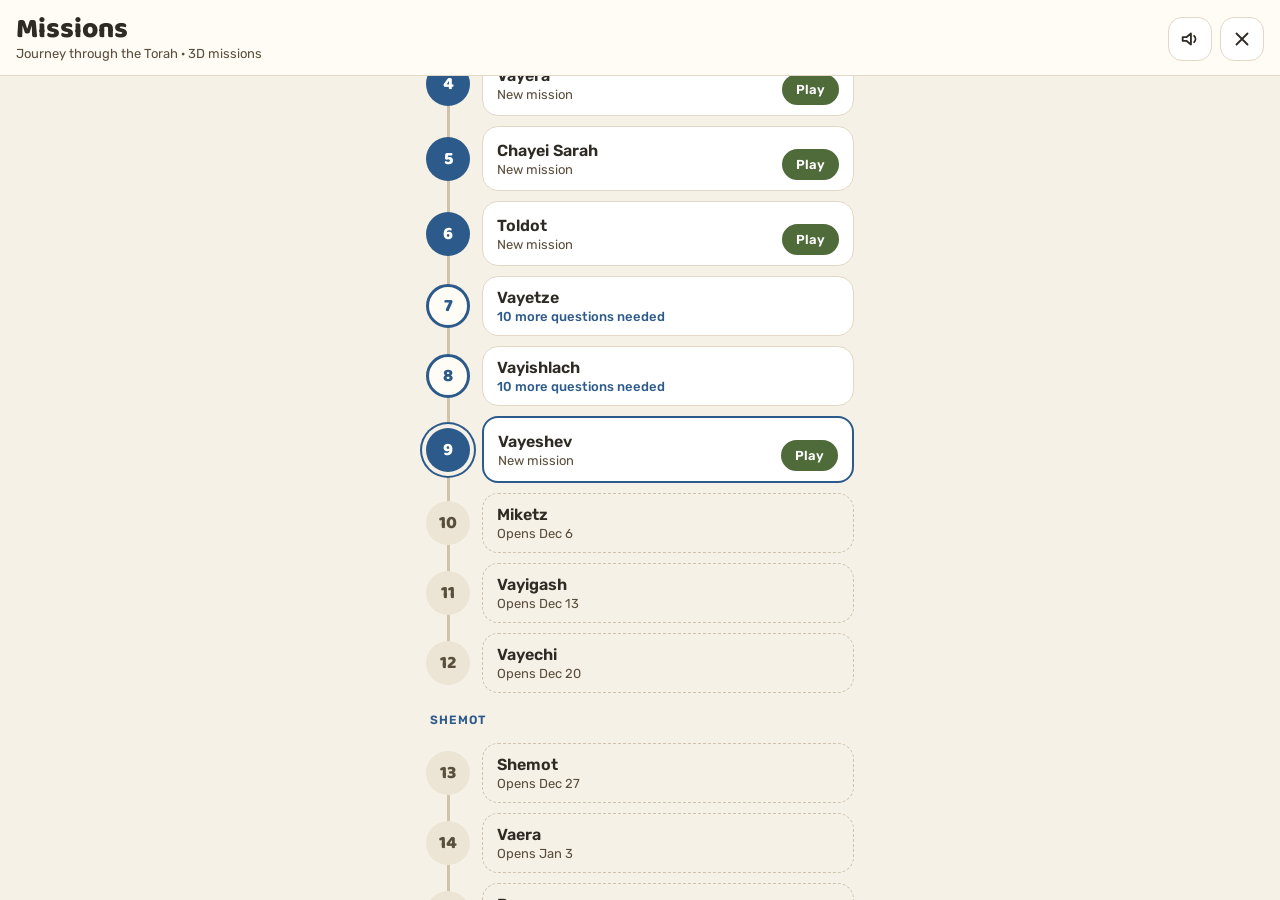
<file: game/index.html>
<!DOCTYPE html>
<html lang="en"><head><meta charset="utf-8"><base href="/game/"><meta name="viewport" content="width=device-width,initial-scale=1,maximum-scale=1,user-scalable=no">
<title>Journey through the Torah</title><link href="https://fonts.googleapis.com/css2?family=Baloo+2:wght@600;800&family=Rubik:wght@400;500;600&display=swap" rel="stylesheet"><link rel="stylesheet" href="games.css?v=1795600001">
<style>
#map{position:fixed;inset:0;overflow-y:auto;background:#f6f1e7;z-index:10;-webkit-overflow-scrolling:touch;font-family:Rubik,system-ui,sans-serif}
#map .top{position:sticky;top:0;z-index:2;background:#fffcf6;border-bottom:1px solid #e2d8c5;padding:max(16px,env(safe-area-inset-top)) 16px 14px;display:flex;align-items:center;gap:8px}
#map h1{font-family:"Baloo 2",sans-serif;font-size:28px;font-weight:800;margin:0;flex:1;line-height:1}#map h1 small{display:block;font:400 13px Rubik,system-ui,sans-serif;color:#5a4e3c;margin-top:2px}
#map .x{all:unset;cursor:pointer;width:44px;height:44px;border-radius:14px;border:1px solid #e2d8c5;background:#fff;display:flex;align-items:center;justify-content:center;color:#2e2a24;box-sizing:border-box}
.path{position:relative;max-width:460px;margin:0 auto;padding:16px 16px 60px;display:flex;flex-direction:column;gap:16px}
.stt{display:grid;grid-template-columns:repeat(3,minmax(0,1fr));gap:8px}.stt div{background:#ece5d6;border-radius:12px;padding:8px 10px;display:flex;flex-direction:column}.stt b{font:800 20px/1.2 "Baloo 2",sans-serif}.stt span{font-size:12px;color:#5a4e3c}
.wk{background:#2c5a8a;color:#fff;border-radius:20px;padding:16px;display:flex;flex-direction:column;gap:4px}.wk .k{font-size:12px;font-weight:600;letter-spacing:.08em;text-transform:uppercase;opacity:.92}.wk b{font:800 26px/1.1 "Baloo 2",sans-serif}.wk p{margin:0;font-size:14px;line-height:1.4}
.wk .acts{display:flex;gap:8px;flex-wrap:wrap;margin-top:8px}.gq{all:unset;cursor:pointer;box-sizing:border-box;background:#fffcf6;color:#2e2a24;border-radius:14px;min-height:44px;padding:0 16px;display:flex;align-items:center;gap:8px;font:600 15px Rubik,system-ui,sans-serif}.gq.pl{background:transparent;color:#fff;border:1.5px solid #fff}
[dir=rtl] .gq svg{transform:scaleX(-1)}
.book{margin:4px 4px 0;font-size:12px;font-weight:600;letter-spacing:.08em;text-transform:uppercase;color:#2c5a8a}
.line{position:relative;display:flex;flex-direction:column;gap:10px}.line:before{content:"";position:absolute;inset-inline-start:21px;top:22px;bottom:22px;width:3px;background:#cfc3ac;border-radius:2px}
.rw{position:relative;display:flex;align-items:center;gap:12px}
.dot{position:relative;z-index:1;width:44px;height:44px;border-radius:50%;flex:none;display:flex;align-items:center;justify-content:center;font:800 18px "Baloo 2",sans-serif;box-sizing:border-box;background:#2c5a8a;color:#fff}
.rw.done .dot{background:#4f6b3a}.rw.quiz .dot{background:#fffcf6;color:#2c5a8a;border:3px solid #2c5a8a}.rw.lock .dot,.rw.soon .dot{background:#ece5d6;color:#5a4e3c}
.rw.now .dot{box-shadow:0 0 0 4px #f6f1e7,0 0 0 6px #2c5a8a}
.node{all:unset;box-sizing:border-box;cursor:pointer;flex:1;min-width:0;min-height:60px;border-radius:16px;padding:10px 14px;background:#fff;border:1px solid #e2d8c5;display:flex;align-items:center;justify-content:space-between;gap:10px}
.node.now{border:2px solid #2c5a8a}.node.lock,.node.soon{background:transparent;border:1.5px dashed #cfc3ac;cursor:default}
.node .tx{display:flex;flex-direction:column;gap:2px;min-width:0}.node b{font-size:16px;font-weight:600}.node .tx>span{font-size:13px;color:#5a4e3c}.node.quiz .tx>span:nth-of-type(1){color:#2c5a8a;font-weight:500}
.node .go{background:#4f6b3a;color:#fff;border-radius:999px;padding:6px 12px;font-size:13px;font-weight:600;flex:none}
.node .fmt{align-self:flex-start;font-size:11px!important;font-weight:600;letter-spacing:.06em;text-transform:uppercase;color:#5a4e3c;background:#ece5d6;border-radius:999px;padding:1px 8px}
.node .bst3{color:#e0a000!important;font-weight:800;font-size:13px}.node .bst3 i{font-style:normal;color:#e3c985}
#play{display:none}#play.on{display:block}
.tray{position:fixed;left:0;right:0;bottom:0;padding:10px 10px max(12px,env(safe-area-inset-bottom));display:flex;gap:8px;overflow-x:auto;background:linear-gradient(transparent,rgba(46,42,36,.55) 30%);z-index:6}
.tray button{all:unset;cursor:pointer;flex:none;background:var(--surface);border:3px solid transparent;border-radius:16px;padding:8px 12px;font-weight:800;font-size:14px;text-align:center;min-width:86px;box-shadow:0 2px 8px rgba(0,0,0,.2)}
.tray button.sel{border-color:var(--terra);transform:translateY(-4px)}.tray button.done{opacity:.4;pointer-events:none}.tray button small{display:block;font-weight:600;font-size:11px;color:#5a4e3c}
.slot{position:fixed;transform:translate(-50%,-50%);min-width:38px;height:38px;border-radius:999px;border:3px dashed #fff;background:rgba(44,90,138,.6);color:#fff;font-weight:900;font-size:14px;display:none;align-items:center;justify-content:center;cursor:pointer;z-index:5;padding:0 8px;white-space:nowrap}
.tapz{position:fixed;top:0;bottom:0;width:50%;z-index:3;display:none}.tapz.l{left:0}.tapz.r{right:0}
.hud .back{pointer-events:auto;cursor:pointer;border:none;font:inherit}
</style></head>
<body>
<div id="map"><div class="top"><h1 id="mTitle">Missions<small id="mSub"></small></h1><button class="x" id="mute" aria-label="Sound"></button><button class="x" id="close" aria-label="Close"><svg aria-hidden="true" width="22" height="22" viewBox="0 0 24 24" fill="none" stroke="currentColor" stroke-width="2" stroke-linecap="round"><path d="M6 6l12 12M18 6L6 18"/></svg></button></div><div class="path" id="path"></div></div>
<div id="play">
<canvas id="c" aria-label="3D mission"></canvas>
<div class="tapz l" id="tl"></div><div class="tapz r" id="tr"></div>
<div class="hud"><button class="pill back" id="back">← Map</button><span class="pill" id="hTitle"></span><span class="pill" id="hCnt"></span></div>
<div class="mission" id="mission"></div>
<div class="arrow" id="arrow" aria-hidden="true"><svg width="26" height="26" viewBox="0 0 24 24" fill="none" stroke="#2c5a8a" stroke-width="3" stroke-linecap="round" stroke-linejoin="round"><path d="M12 19V5M6 11l6-6 6 6"/></svg></div>
<div class="hint" id="hint"></div>
<div class="joy" id="joy"><i id="knob"></i></div>
<div id="slots"></div><div class="tray" id="tray" style="display:none"></div>
</div>
<div class="card" id="card" role="dialog" aria-modal="true"><div class="in"><span class="tag" id="cTag"></span><h2 class="cT"></h2><p class="cP"></p><div class="opts"></div><button class="go"></button></div></div>
<div class="err" id="err">This device can’t show 3D (WebGL).</div>
<script src="engine.js?v=1795450640"></script>
<script src="minis.js?v=1795600001"></script>
<script src="game.js?v=1795600001"></script>
</body></html>
</file>
<file: game/games.css>
:root{--olive:#4f6b3a;--terra:#2c5a8a;--ink:#2e2a24;--surface:#fffcf6;--line:#e2d8c5}
*{box-sizing:border-box}html,body{margin:0;height:100%;overflow:hidden;background:#f6f1e7;font-family:system-ui,-apple-system,"Segoe UI",Roboto,sans-serif;color:var(--ink)}
canvas{display:block;width:100%;height:100%;touch-action:none}
.hud{position:fixed;top:max(10px,env(safe-area-inset-top));left:10px;right:10px;display:flex;justify-content:space-between;gap:8px;pointer-events:none;z-index:5}
.pill{background:rgba(253,246,234,.93);border-radius:999px;padding:8px 14px;font-weight:800;font-size:14px;box-shadow:0 2px 8px rgba(0,0,0,.15);white-space:nowrap}
a.pill{pointer-events:auto;text-decoration:none;color:var(--ink)}
.mission{position:fixed;top:calc(max(10px,env(safe-area-inset-top)) + 46px);left:10px;right:10px;margin:0 auto;max-width:420px;background:rgba(46,42,36,.86);color:#fff;border-radius:16px;padding:9px 14px;font-weight:600;font-size:14px;line-height:1.35;pointer-events:none;z-index:5}
.mission b{color:#f3dfb0}
.hint{position:fixed;bottom:max(16px,env(safe-area-inset-bottom));left:50%;transform:translateX(-50%);background:rgba(46,42,36,.82);color:#fff;border-radius:999px;padding:9px 16px;font-weight:600;font-size:14px;pointer-events:none;text-align:center;max-width:92vw;transition:opacity .4s;z-index:5}
.joy{position:fixed;width:110px;height:110px;border-radius:50%;border:3px solid rgba(255,255,255,.75);background:rgba(255,255,255,.18);transform:translate(-50%,-50%);pointer-events:none;display:none;z-index:4}
.joy i{position:absolute;left:50%;top:50%;width:44px;height:44px;border-radius:50%;background:rgba(255,255,255,.85);transform:translate(-50%,-50%)}
.card{position:fixed;inset:0;display:none;align-items:center;justify-content:center;background:rgba(30,20,10,.45);padding:16px;z-index:20}
.card.on{display:flex}
.card .in{background:var(--surface);border-radius:22px;padding:20px;max-width:430px;width:100%;box-shadow:0 12px 40px rgba(0,0,0,.3);max-height:90vh;overflow:auto}
.card h2{margin:0 0 6px;font-size:21px;line-height:1.25}.card p{margin:0 0 14px;color:#5a4e3c}
.card .tag{display:inline-block;font-size:12px;font-weight:800;letter-spacing:.06em;text-transform:uppercase;color:var(--terra);margin-bottom:4px}
.opts{display:grid;gap:8px}
.opts button,.go{all:unset;cursor:pointer;background:#fff;border:2px solid var(--line);border-radius:14px;padding:12px 14px;font-weight:700;font-size:16px}
.opts button.ok{background:#e3ecd9;border-color:var(--olive)}.opts button.bad{background:#e2ebf5;border-color:var(--terra)}
.go{display:block;text-align:center;background:var(--olive);color:#fff;border-color:var(--olive);margin-top:12px}
button:focus-visible,a:focus-visible{outline:3px solid var(--terra);outline-offset:2px}
.err{position:fixed;inset:0;display:none;align-items:center;justify-content:center;text-align:center;padding:24px;font-weight:700}
.arrow{position:fixed;width:46px;height:46px;border-radius:50%;background:rgba(253,246,234,.95);display:none;align-items:center;justify-content:center;box-shadow:0 2px 8px rgba(0,0,0,.2);pointer-events:none;z-index:5;transform:translate(-50%,-50%)}
.arrow svg{transition:transform .1s}
.label{position:fixed;transform:translate(-50%,-100%);background:rgba(253,246,234,.95);border-radius:10px;padding:3px 8px;font-size:12px;font-weight:800;pointer-events:none;white-space:nowrap;z-index:4;box-shadow:0 1px 4px rgba(0,0,0,.2)}
@media (prefers-reduced-motion:reduce){*{transition:none!important}}

#hCnt{unicode-bidi:isolate;direction:ltr}
/* layout fixes: the bottom hint sits above the build tray; HUD pills shrink instead of overflowing */
body.building .hint{bottom:calc(max(12px,env(safe-area-inset-bottom)) + 96px)}
.hud .pill{min-width:0;overflow:hidden;text-overflow:ellipsis}
.hud #hTitle{flex:1 1 auto;text-align:center}
.hud .back,.hud #hCnt{flex:none}
@media (max-width:400px){.hud{gap:6px}.hud .pill{padding:8px 10px;font-size:13px}.hud .back .bl{display:none}.hud .back{width:38px;padding:8px 0;text-align:center}}
</file>
